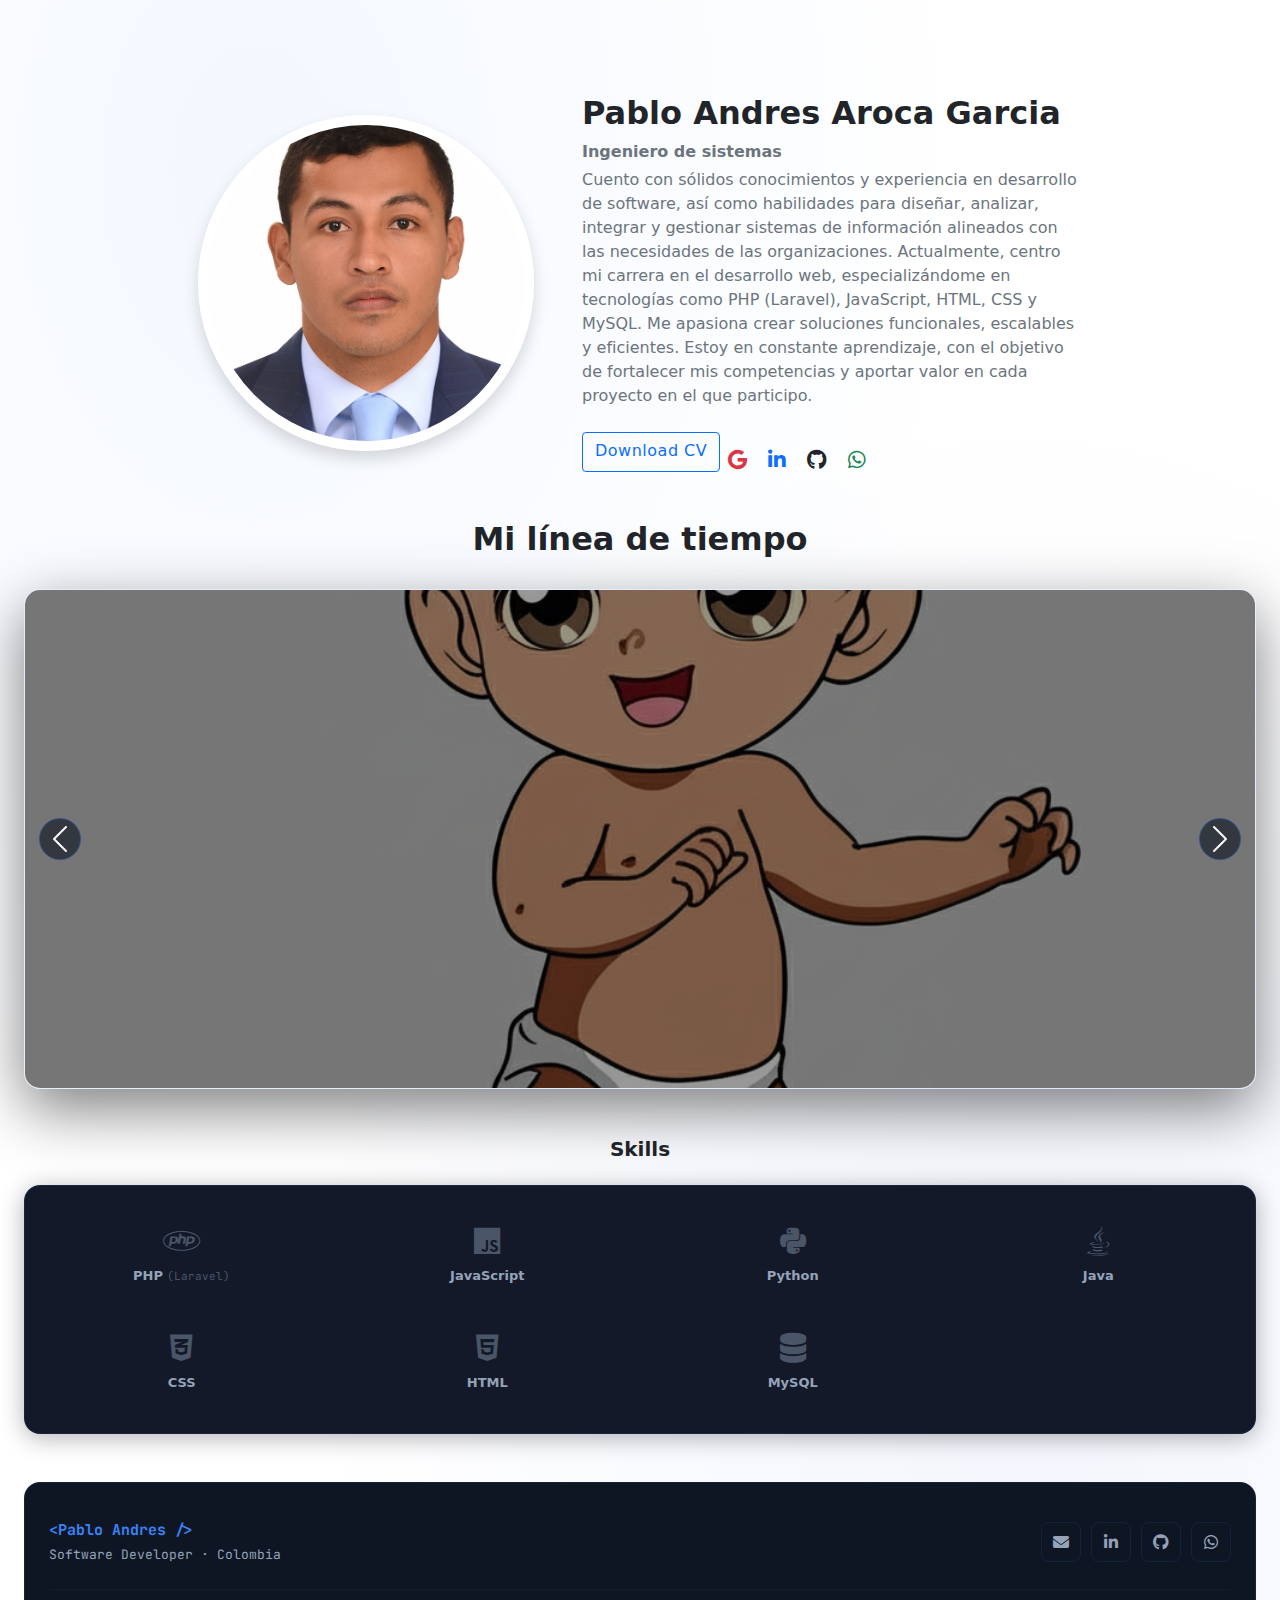
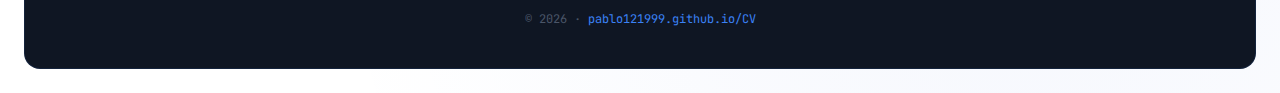
<file: index.html>
<!DOCTYPE html>
<html lang="es">

<head>
    <meta charset="UTF-8">
    <meta name="viewport" content="width=device-width, initial-scale=1.0">
    <title>Cv</title>
    <link rel="icon" type="image/x-icon" href="img/cv.png">
</head>

<body>
    <div class="profile-card shadow-lg bg-white p-4">

        <div id="header"></div>
        <script>
            document.addEventListener('DOMContentLoaded', function () {
                fetch('layouts/header.html')
                    .then(response => {
                        if (!response.ok) {
                            throw new Error('No se pudo cargar layouts/header.html');
                        }
                        return response.text();
                    })
                    .then(data => {
                        document.getElementById('header').innerHTML = data;
                    })
                    .catch(error => {
                        console.error('Error al cargar layouts/header.html:', error);
                    });
            });
        </script>

        <link rel="stylesheet" href="css/index.css">

        <!-- Contenido del perfil -->
        <div class="d-flex flex-wrap align-items-center justify-content-center text-center text-md-start"
            style="margin-top: 70px;">
            <div class="me-md-5 mb-4 mb-md-0">
                <img src="img/FotoPerfil.jpg" alt="Pablo" class="profile-img rounded-circle shadow"
                    style="width: 336px; height: 336px; object-fit: cover; border: 10px solid white;" />
            </div>
            <div style="max-width: 500px">
                <h2 class="fw-bold mb-2">Pablo Andres Aroca Garcia</h2>
                <p class="text-muted mb-1"><strong>Ingeniero de sistemas</strong></p>
                <p class="text-muted">
                    Cuento con sólidos conocimientos y experiencia en desarrollo de software, así como habilidades
                    para
                    diseñar, analizar, integrar y gestionar sistemas de información alineados con las necesidades de
                    las
                    organizaciones.
                    Actualmente, centro mi carrera en el desarrollo web, especializándome en tecnologías como PHP
                    (Laravel), JavaScript, HTML, CSS y MySQL. Me apasiona crear soluciones funcionales, escalables y
                    eficientes. Estoy en constante aprendizaje, con el objetivo de fortalecer mis competencias y
                    aportar
                    valor en cada proyecto en el que participo.
                </p>
                <div class="d-flex flex-wrap gap-2 justify-content-center justify-content-md-start mt-4">
                    <a href="doc/cv 2025.pdf" download class="btn btn-outline-primary">Download
                        CV</a>

                    <div class="mt-3">
                        <a href="mailto:pabloaroca78@gmail.com" class="me-3 text-danger text-decoration-none"
                            title="Enviar correo a Pablo Andrés" aria-label="Correo">
                            <i class="fab fa-google fa-lg"></i>
                        </a>
                        <a href="https://www.linkedin.com/in/pabloaroca/" class="me-3 text-primary text-decoration-none"
                            title="Perfil de LinkedIn" target="_blank" rel="noopener noreferrer" aria-label="LinkedIn">
                            <i class="fab fa-linkedin-in fa-lg"></i>
                        </a>
                        <a href="https://github.com/pablo121999" class="me-3 text-dark text-decoration-none"
                            title="Perfil de GitHub" target="_blank" rel="noopener noreferrer" aria-label="GitHub">
                            <i class="fab fa-github fa-lg"></i>
                        </a>
                        <a href="https://wa.me/573227893926" class="text-success text-decoration-none"
                            title="Chatear por WhatsApp" target="_blank" rel="noopener noreferrer"
                            aria-label="WhatsApp">
                            <i class="fab fa-whatsapp fa-lg"></i>
                        </a>
                    </div>

                </div>
            </div>
        </div>


        <h2 class="text-center  mt-5" style="margin-bottom: 30px;"><strong>Mi línea de tiempo</strong></h2>

        <div class="col-md-12">
            <div id="carouselExampleControlsNoTouching" class="carousel slide carousel-custom rounded-carousel"
                data-bs-touch="false" data-bs-interval="false">

                <div class="carousel-inner">

                    <div class="carousel-item active">
                        <img src="img/nacimiento.png" class="d-block w-100 carousel-img" alt="">
                    </div>

                    <div class="carousel-item">
                        <img src="img/bachiller.png" class="d-block w-100 carousel-img" alt="">
                    </div>

                </div>

                <button class="carousel-control-prev" type="button" data-bs-target="#carouselExampleControlsNoTouching"
                    data-bs-slide="prev">
                    <span class="carousel-control-prev-icon"></span>
                </button>

                <button class="carousel-control-next" type="button" data-bs-target="#carouselExampleControlsNoTouching"
                    data-bs-slide="next">
                    <span class="carousel-control-next-icon"></span>
                </button>

            </div>
        </div>


        <div class="col-md-12 mt-5 mb-5">
            <h5 class="text-center fw-bold mb-4">Skills</h5>

            <div class="card skills-card">
                <div class="card-body">
                    <div class="row text-center">

                        <div class="col-6 col-md-3 skill-item">
                            <i class="fa-brands fa-php"></i>
                            <span>PHP <small>(Laravel)</small></span>
                        </div>

                        <div class="col-6 col-md-3 skill-item">
                            <i class="fa-brands fa-js"></i>
                            <span>JavaScript</span>
                        </div>

                        <div class="col-6 col-md-3 skill-item">
                            <i class="fa-brands fa-python"></i>
                            <span>Python</span>
                        </div>

                        <div class="col-6 col-md-3 skill-item">
                            <i class="fa-brands fa-java"></i>
                            <span>Java</span>
                        </div>

                        <div class="col-6 col-md-3 skill-item">
                            <i class="fab fa-css3-alt"></i>
                            <span>CSS</span>
                        </div>

                        <div class="col-6 col-md-3 skill-item">
                            <i class="fab fa-html5"></i>
                            <span>HTML</span>
                        </div>

                        <div class="col-6 col-md-3 skill-item">
                            <i class="fa-solid fa-database"></i>
                            <span>MySQL</span>
                        </div>

                    </div>
                </div>
            </div>
        </div>

        <div id="footer"></div>

    </div>

    <script>
        document.addEventListener('DOMContentLoaded', function () {
            fetch('layouts/footer.html')
                .then(response => {
                    if (!response.ok) {
                        throw new Error('No se pudo cargar layouts/footer.html');
                    }
                    return response.text();
                })
                .then(html => {
                    document.getElementById('footer').innerHTML = html;

                    // 👇 IMPORTANTE: ejecutar después de cargar el footer
                    document.getElementById('year').textContent =
                        new Date().getFullYear();
                })
                .catch(error => {
                    console.error('Error al cargar layouts/footer.html:', error);
                });
        });
    </script>

    <script src="js/bootstrap.bundle.min.js"></script>
</body>

</html>
</file>
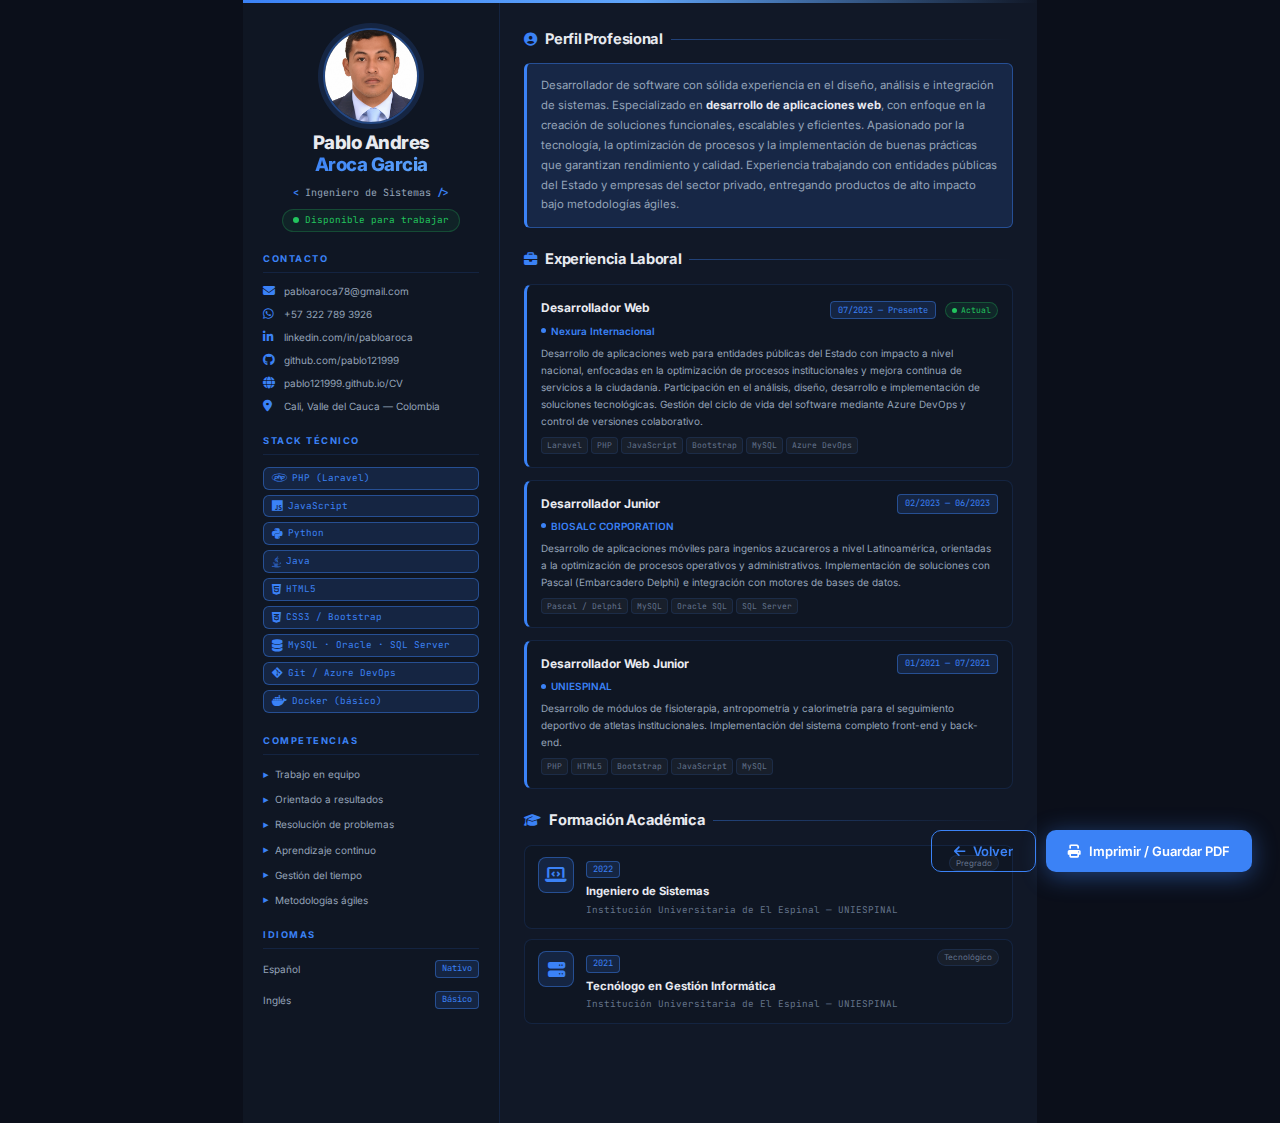
<file: cv-print.html>
<!DOCTYPE html>
<html lang="es">

<head>
    <meta charset="UTF-8">
    <meta name="viewport" content="width=device-width, initial-scale=1.0">
    <title>CV — Pablo Andres Aroca Garcia | Software Developer</title>
    <meta name="description"
        content="Hoja de vida profesional de Pablo Andres Aroca Garcia, Ingeniero de Sistemas y Desarrollador Full Stack.">
    <link rel="icon" type="image/x-icon" href="img/cv.png">
    <link
        href="https://fonts.googleapis.com/css2?family=Inter:wght@300;400;500;600;700;800&family=JetBrains+Mono:wght@400;500&display=swap"
        rel="stylesheet">
    <!-- Font Awesome for icons -->
    <link rel="stylesheet" href="https://cdnjs.cloudflare.com/ajax/libs/font-awesome/6.5.0/css/all.min.css">

    <style>
        /* ============================================
           DESIGN TOKENS — matching portfolio palette
        ============================================ */
        :root {
            --bg: #0b0f1a;
            --bg-card: #111827;
            --sidebar-bg: #0f1623;
            --accent: #3b82f6;
            --accent-dim: #1d4ed8;
            --accent-glow: rgba(59, 130, 246, .15);
            --accent-line: rgba(59, 130, 246, .45);
            --text-1: #e8eaf0;
            --text-2: #94a3b8;
            --text-3: #64748b;
            --border: rgba(59, 130, 246, .14);
            --green: #22c55e;
        }

        /* ============================================
           BASE RESET
        ============================================ */
        *,
        *::before,
        *::after {
            box-sizing: border-box;
            margin: 0;
            padding: 0;
        }

        html {
            font-size: 10pt;
        }

        body {
            font-family: 'Inter', 'Segoe UI', system-ui, sans-serif;
            background: var(--bg);
            color: var(--text-1);
            line-height: 1.6;
        }

        /* ============================================
           PAGE LAYOUT  (A4 — 210 × 297 mm)
        ============================================ */
        .page {
            width: 210mm;
            min-height: 297mm;
            margin: 0 auto;
            display: grid;
            grid-template-columns: 68mm 1fr;
            background: var(--bg-card);
            position: relative;
            overflow: hidden;
        }

        /* Subtle top accent bar */
        .page::before {
            content: '';
            position: absolute;
            top: 0;
            left: 0;
            right: 0;
            height: 3px;
            background: linear-gradient(90deg, var(--accent), #60a5fa, transparent);
            z-index: 10;
        }

        /* ============================================
           SIDEBAR
        ============================================ */
        .sidebar {
            background: var(--sidebar-bg);
            padding: 28px 20px 24px 20px;
            display: flex;
            flex-direction: column;
            gap: 20px;
            border-right: 1px solid var(--border);
        }

        /* PHOTO */
        .sidebar-photo-wrap {
            display: flex;
            flex-direction: column;
            align-items: center;
            gap: 8px;
        }

        .sidebar-photo {
            width: 96px;
            height: 96px;
            border-radius: 50%;
            object-fit: cover;
            border: 2px solid var(--accent-line);
            box-shadow: 0 0 0 5px var(--accent-glow);
        }

        .sidebar-name {
            font-size: 14pt;
            font-weight: 800;
            color: var(--text-1);
            text-align: center;
            line-height: 1.2;
            letter-spacing: -0.5px;
        }

        .sidebar-name span {
            display: block;
            background: linear-gradient(135deg, var(--accent), #60a5fa);
            -webkit-background-clip: text;
            -webkit-text-fill-color: transparent;
            background-clip: text;
        }

        .sidebar-role {
            font-family: 'JetBrains Mono', monospace;
            font-size: 7.5pt;
            color: var(--text-2);
            text-align: center;
        }

        .sidebar-role b {
            color: var(--accent);
        }

        /* AVAILABILITY BADGE */
        .avail-badge {
            display: flex;
            align-items: center;
            justify-content: center;
            gap: 6px;
            font-family: 'JetBrains Mono', monospace;
            font-size: 7pt;
            color: var(--green);
            background: rgba(34, 197, 94, .08);
            border: 1px solid rgba(34, 197, 94, .25);
            border-radius: 20px;
            padding: 3px 10px;
        }

        .avail-dot {
            width: 6px;
            height: 6px;
            border-radius: 50%;
            background: var(--green);
        }

        /* SIDEBAR SECTION */
        .sb-section {
            display: flex;
            flex-direction: column;
            gap: 8px;
        }

        .sb-section-title {
            font-size: 7pt;
            font-weight: 700;
            letter-spacing: 1.5px;
            text-transform: uppercase;
            color: var(--accent);
            border-bottom: 1px solid var(--border);
            padding-bottom: 5px;
            margin-bottom: 3px;
        }

        /* CONTACT ITEMS */
        .contact-item {
            display: flex;
            align-items: flex-start;
            gap: 7px;
            font-size: 7.5pt;
            color: var(--text-2);
            line-height: 1.5;
        }

        .contact-item i {
            color: var(--accent);
            font-size: 9pt;
            width: 14px;
            flex-shrink: 0;
            margin-top: 1px;
        }

        .contact-item a {
            color: var(--text-2);
            text-decoration: none;
        }

        /* SKILLS TECH */
        .skill-pill {
            display: inline-flex;
            align-items: center;
            gap: 5px;
            font-family: 'JetBrains Mono', monospace;
            font-size: 7pt;
            color: var(--accent);
            background: var(--accent-glow);
            border: 1px solid var(--accent-line);
            border-radius: 6px;
            padding: 3px 8px;
            margin: 1px 0;
        }

        .skill-pill i {
            font-size: 9pt;
        }

        .skills-grid {
            display: flex;
            flex-direction: column;
            gap: 3px;
        }

        /* SOFT SKILLS */
        .soft-item {
            display: flex;
            align-items: center;
            gap: 6px;
            font-size: 7.5pt;
            color: var(--text-2);
        }

        .soft-item::before {
            content: '▸';
            color: var(--accent);
            font-size: 8pt;
            flex-shrink: 0;
        }

        /* LANGUAGES */
        .lang-item {
            display: flex;
            align-items: center;
            justify-content: space-between;
            font-size: 7.5pt;
            color: var(--text-2);
        }

        .lang-level {
            font-family: 'JetBrains Mono', monospace;
            font-size: 6.5pt;
            color: var(--accent);
            background: var(--accent-glow);
            border: 1px solid var(--accent-line);
            border-radius: 4px;
            padding: 1px 6px;
        }

        /* ============================================
           MAIN CONTENT
        ============================================ */
        .main {
            padding: 28px 24px 24px 24px;
            display: flex;
            flex-direction: column;
            gap: 20px;
        }

        /* SECTION HEADER */
        .section-header {
            display: flex;
            align-items: center;
            gap: 8px;
            margin-bottom: 12px;
        }

        .section-header h2 {
            font-size: 11pt;
            font-weight: 700;
            color: var(--text-1);
            letter-spacing: -0.3px;
        }

        .section-header .accent-bar {
            flex: 1;
            height: 1px;
            background: linear-gradient(90deg, var(--accent), transparent);
            opacity: 0.4;
        }

        .section-header i {
            color: var(--accent);
            font-size: 10pt;
        }

        /* PERFIL PROFESIONAL */
        .profile-text {
            font-size: 8.5pt;
            color: var(--text-2);
            line-height: 1.75;
            background: var(--accent-glow);
            border: 1px solid var(--accent-line);
            border-left: 3px solid var(--accent);
            border-radius: 6px;
            padding: 12px 14px;
        }

        /* EXPERIENCE CARDS */
        .exp-list {
            display: flex;
            flex-direction: column;
            gap: 12px;
        }

        .exp-card {
            background: var(--sidebar-bg);
            border: 1px solid var(--border);
            border-left: 3px solid var(--accent);
            border-radius: 8px;
            padding: 13px 14px;
        }

        .exp-header {
            display: flex;
            align-items: flex-start;
            justify-content: space-between;
            margin-bottom: 4px;
        }

        .exp-title {
            font-size: 9pt;
            font-weight: 700;
            color: var(--text-1);
        }

        .exp-badge {
            font-family: 'JetBrains Mono', monospace;
            font-size: 6.5pt;
            color: var(--accent);
            background: var(--accent-glow);
            border: 1px solid var(--accent-line);
            border-radius: 4px;
            padding: 2px 7px;
            white-space: nowrap;
        }

        .exp-current-tag {
            display: inline-flex;
            align-items: center;
            gap: 4px;
            font-family: 'JetBrains Mono', monospace;
            font-size: 6pt;
            color: var(--green);
            background: rgba(34, 197, 94, .1);
            border: 1px solid rgba(34, 197, 94, .3);
            border-radius: 10px;
            padding: 1px 6px;
            margin-left: 5px;
        }

        .exp-current-dot {
            width: 5px;
            height: 5px;
            border-radius: 50%;
            background: var(--green);
        }

        .exp-company {
            font-size: 7.5pt;
            font-weight: 600;
            color: var(--accent);
            margin-bottom: 6px;
            display: flex;
            align-items: center;
            gap: 5px;
        }

        .exp-company::before {
            content: '';
            width: 5px;
            height: 5px;
            border-radius: 50%;
            background: var(--accent);
        }

        .exp-desc {
            font-size: 7.5pt;
            color: var(--text-2);
            line-height: 1.7;
        }

        .exp-tags {
            display: flex;
            flex-wrap: wrap;
            gap: 3px;
            margin-top: 7px;
        }

        .tag {
            font-family: 'JetBrains Mono', monospace;
            font-size: 6pt;
            color: var(--text-3);
            background: rgba(255, 255, 255, .04);
            border: 1px solid var(--border);
            border-radius: 4px;
            padding: 1px 5px;
        }

        /* EDUCATION */
        .edu-list {
            display: flex;
            flex-direction: column;
            gap: 10px;
        }

        .edu-card {
            display: flex;
            align-items: flex-start;
            gap: 12px;
            background: var(--sidebar-bg);
            border: 1px solid var(--border);
            border-radius: 8px;
            padding: 11px 13px;
        }

        .edu-icon {
            width: 36px;
            height: 36px;
            border-radius: 8px;
            background: var(--accent-glow);
            border: 1px solid var(--accent-line);
            display: flex;
            align-items: center;
            justify-content: center;
            color: var(--accent);
            font-size: 13pt;
            flex-shrink: 0;
        }

        .edu-body {
            flex: 1;
        }

        .edu-year {
            font-family: 'JetBrains Mono', monospace;
            font-size: 6.5pt;
            color: var(--accent);
            background: var(--accent-glow);
            border: 1px solid var(--accent-line);
            border-radius: 4px;
            padding: 1px 6px;
            display: inline-block;
            margin-bottom: 4px;
        }

        .edu-title {
            font-size: 8.5pt;
            font-weight: 700;
            color: var(--text-1);
            margin-bottom: 2px;
        }

        .edu-institution {
            font-family: 'JetBrains Mono', monospace;
            font-size: 7pt;
            color: var(--text-3);
        }

        .edu-level {
            font-size: 6pt;
            color: var(--text-3);
            background: rgba(255, 255, 255, .04);
            border: 1px solid var(--border);
            border-radius: 10px;
            padding: 1px 6px;
            float: right;
            margin-top: -2px;
        }

        /* PROJECTS */
        .proj-list {
            display: flex;
            flex-direction: column;
            gap: 9px;
        }

        .proj-card {
            background: var(--sidebar-bg);
            border: 1px solid var(--border);
            border-radius: 8px;
            padding: 11px 13px;
            display: flex;
            align-items: flex-start;
            gap: 10px;
        }

        .proj-icon {
            width: 34px;
            height: 34px;
            border-radius: 7px;
            background: var(--accent-glow);
            border: 1px solid var(--accent-line);
            display: flex;
            align-items: center;
            justify-content: center;
            color: var(--accent);
            font-size: 12pt;
            flex-shrink: 0;
        }

        .proj-label {
            font-family: 'JetBrains Mono', monospace;
            font-size: 6pt;
            color: var(--accent);
            background: var(--accent-glow);
            border: 1px solid var(--accent-line);
            border-radius: 4px;
            padding: 1px 5px;
            margin-bottom: 4px;
            display: inline-block;
        }

        .proj-title {
            font-size: 8.5pt;
            font-weight: 700;
            color: var(--text-1);
            margin-bottom: 2px;
        }

        .proj-desc {
            font-size: 7.5pt;
            color: var(--text-2);
            line-height: 1.6;
        }

        /* ============================================
           PRINT STYLES
        ============================================ */
        @media print {
            @page {
                size: A4;
                margin: 0;
            }

            html,
            body {
                width: 210mm;
                height: 297mm;
                margin: 0;
                padding: 0;
                background: #111827 !important;
                -webkit-print-color-adjust: exact;
                print-color-adjust: exact;
                color-adjust: exact;
            }

            .page {
                width: 210mm;
                min-height: 297mm;
                margin: 0;
                box-shadow: none;
            }

            /* Ensure backgrounds print */
            .sidebar {
                background: #0f1623 !important;
            }

            .exp-card,
            .edu-card,
            .proj-card {
                background: #0f1623 !important;
            }

            .skill-pill,
            .exp-badge,
            .edu-year,
            .proj-label,
            .avail-badge {
                -webkit-print-color-adjust: exact !important;
            }
        }
    </style>
</head>

<body>
    <div class="page">

        <!-- ============================================
         SIDEBAR
    ============================================ -->
        <aside class="sidebar">

            <!-- Photo + Name + Role -->
            <div class="sidebar-photo-wrap">
                <img src="img/FotoPerfil.jpg" alt="Pablo Andres Aroca Garcia" class="sidebar-photo">
                <p class="sidebar-name">Pablo Andres<br><span>Aroca Garcia</span></p>
                <p class="sidebar-role"><b>&lt;</b> Ingeniero de Sistemas <b>/&gt;</b></p>
                <div class="avail-badge">
                    <span class="avail-dot"></span>
                    Disponible para trabajar
                </div>
            </div>

            <!-- Datos de Contacto -->
            <div class="sb-section">
                <p class="sb-section-title">Contacto</p>
                <div class="contact-item">
                    <i class="fa fa-envelope"></i>
                    <a href="mailto:pabloaroca78@gmail.com">pabloaroca78@gmail.com</a>
                </div>
                <div class="contact-item">
                    <i class="fab fa-whatsapp"></i>
                    <span>+57 322 789 3926</span>
                </div>
                <div class="contact-item">
                    <i class="fab fa-linkedin-in"></i>
                    <a href="https://linkedin.com/in/pabloaroca">linkedin.com/in/pabloaroca</a>
                </div>
                <div class="contact-item">
                    <i class="fab fa-github"></i>
                    <a href="https://github.com/pablo121999">github.com/pablo121999</a>
                </div>
                <div class="contact-item">
                    <i class="fa fa-globe"></i>
                    <a href="https://pablo121999.github.io/CV/">pablo121999.github.io/CV</a>
                </div>
                <div class="contact-item">
                    <i class="fa fa-map-marker-alt"></i>
                    <span>Cali, Valle del Cauca — Colombia</span>
                </div>
            </div>

            <!-- Habilidades Técnicas -->
            <div class="sb-section">
                <p class="sb-section-title">Stack Técnico</p>
                <div class="skills-grid">
                    <div class="skill-pill"><i class="fab fa-php"></i> PHP (Laravel)</div>
                    <div class="skill-pill"><i class="fab fa-js"></i> JavaScript</div>
                    <div class="skill-pill"><i class="fab fa-python"></i> Python</div>
                    <div class="skill-pill"><i class="fab fa-java"></i> Java</div>
                    <div class="skill-pill"><i class="fab fa-html5"></i> HTML5</div>
                    <div class="skill-pill"><i class="fab fa-css3-alt"></i> CSS3 / Bootstrap</div>
                    <div class="skill-pill"><i class="fa fa-database"></i> MySQL · Oracle · SQL Server</div>
                    <div class="skill-pill"><i class="fab fa-git-alt"></i> Git / Azure DevOps</div>
                    <div class="skill-pill"><i class="fab fa-docker"></i> Docker (básico)</div>
                </div>
            </div>

            <!-- Competencias Blandas -->
            <div class="sb-section">
                <p class="sb-section-title">Competencias</p>
                <div class="soft-item">Trabajo en equipo</div>
                <div class="soft-item">Orientado a resultados</div>
                <div class="soft-item">Resolución de problemas</div>
                <div class="soft-item">Aprendizaje continuo</div>
                <div class="soft-item">Gestión del tiempo</div>
                <div class="soft-item">Metodologías ágiles</div>
            </div>

            <!-- Idiomas -->
            <div class="sb-section">
                <p class="sb-section-title">Idiomas</p>
                <div class="lang-item">
                    <span>Español</span><span class="lang-level">Nativo</span>
                </div>
                <div class="lang-item" style="margin-top:5px;">
                    <span>Inglés</span><span class="lang-level">Básico</span>
                </div>
            </div>

        </aside>

        <!-- ============================================
         MAIN CONTENT
    ============================================ -->
        <main class="main">

            <!-- PERFIL PROFESIONAL -->
            <section>
                <div class="section-header">
                    <i class="fa fa-user-circle"></i>
                    <h2>Perfil Profesional</h2>
                    <div class="accent-bar"></div>
                </div>
                <p class="profile-text">
                    Desarrollador de software con sólida experiencia en el diseño, análisis e integración de sistemas.
                    Especializado en <strong style="color:var(--text-1);">desarrollo de aplicaciones web</strong>,
                    con enfoque en la creación de soluciones funcionales, escalables y eficientes.
                    Apasionado por la tecnología, la optimización de procesos y la implementación de buenas prácticas
                    que garantizan rendimiento y calidad. Experiencia trabajando con entidades públicas del Estado
                    y empresas del sector privado, entregando productos de alto impacto bajo metodologías ágiles.
                </p>
            </section>

            <!-- EXPERIENCIA LABORAL -->
            <section>
                <div class="section-header">
                    <i class="fa fa-briefcase"></i>
                    <h2>Experiencia Laboral</h2>
                    <div class="accent-bar"></div>
                </div>
                <div class="exp-list">

                    <!-- Nexura -->
                    <div class="exp-card">
                        <div class="exp-header">
                            <p class="exp-title">Desarrollador Web</p>
                            <div>
                                <span class="exp-badge">07/2023 — Presente</span>
                                <span class="exp-current-tag">
                                    <span class="exp-current-dot"></span>Actual
                                </span>
                            </div>
                        </div>
                        <p class="exp-company">Nexura Internacional</p>
                        <p class="exp-desc">
                            Desarrollo de aplicaciones web para entidades públicas del Estado con impacto a nivel
                            nacional,
                            enfocadas en la optimización de procesos institucionales y mejora continua de servicios a la
                            ciudadanía.
                            Participación en el análisis, diseño, desarrollo e implementación de soluciones
                            tecnológicas.
                            Gestión del ciclo de vida del software mediante Azure DevOps y control de versiones
                            colaborativo.
                        </p>
                        <div class="exp-tags">
                            <span class="tag">Laravel</span>
                            <span class="tag">PHP</span>
                            <span class="tag">JavaScript</span>
                            <span class="tag">Bootstrap</span>
                            <span class="tag">MySQL</span>
                            <span class="tag">Azure DevOps</span>
                        </div>
                    </div>

                    <!-- BIOSALC -->
                    <div class="exp-card">
                        <div class="exp-header">
                            <p class="exp-title">Desarrollador Junior</p>
                            <span class="exp-badge">02/2023 — 06/2023</span>
                        </div>
                        <p class="exp-company">BIOSALC CORPORATION</p>
                        <p class="exp-desc">
                            Desarrollo de aplicaciones móviles para ingenios azucareros a nivel Latinoamérica,
                            orientadas a la optimización de procesos operativos y administrativos.
                            Implementación de soluciones con Pascal (Embarcadero Delphi) e integración con motores de
                            bases de datos.
                        </p>
                        <div class="exp-tags">
                            <span class="tag">Pascal / Delphi</span>
                            <span class="tag">MySQL</span>
                            <span class="tag">Oracle SQL</span>
                            <span class="tag">SQL Server</span>
                        </div>
                    </div>

                    <!-- UNIESPINAL -->
                    <div class="exp-card">
                        <div class="exp-header">
                            <p class="exp-title">Desarrollador Web Junior</p>
                            <span class="exp-badge">01/2021 — 07/2021</span>
                        </div>
                        <p class="exp-company">UNIESPINAL</p>
                        <p class="exp-desc">
                            Desarrollo de módulos de fisioterapia, antropometría y calorimetría para el seguimiento
                            deportivo de atletas institucionales. Implementación del sistema completo front-end y
                            back-end.
                        </p>
                        <div class="exp-tags">
                            <span class="tag">PHP</span>
                            <span class="tag">HTML5</span>
                            <span class="tag">Bootstrap</span>
                            <span class="tag">JavaScript</span>
                            <span class="tag">MySQL</span>
                        </div>
                    </div>

                </div>
            </section>

            <!-- FORMACIÓN ACADÉMICA -->
            <section>
                <div class="section-header">
                    <i class="fa fa-graduation-cap"></i>
                    <h2>Formación Académica</h2>
                    <div class="accent-bar"></div>
                </div>
                <div class="edu-list">

                    <div class="edu-card">
                        <div class="edu-icon"><i class="fa fa-laptop-code"></i></div>
                        <div class="edu-body">
                            <span class="edu-level">Pregrado</span>
                            <span class="edu-year">2022</span>
                            <p class="edu-title">Ingeniero de Sistemas</p>
                            <p class="edu-institution">Institución Universitaria de El Espinal — UNIESPINAL</p>
                        </div>
                    </div>

                    <div class="edu-card">
                        <div class="edu-icon"><i class="fa fa-server"></i></div>
                        <div class="edu-body">
                            <span class="edu-level">Tecnológico</span>
                            <span class="edu-year">2021</span>
                            <p class="edu-title">Tecnólogo en Gestión Informática</p>
                            <p class="edu-institution">Institución Universitaria de El Espinal — UNIESPINAL</p>
                        </div>
                    </div>
                </div>
            </section>
        </main>

    </div>

    <!-- ============================================
     FLOATING PRINT BUTTON (hidden on print)
============================================ -->
    <style>
        .print-btn-wrap {
            position: fixed;
            bottom: 28px;
            right: 28px;
            z-index: 999;
            display: flex;
            gap: 10px;
        }

        .print-btn {
            display: inline-flex;
            align-items: center;
            gap: 8px;
            background: var(--accent);
            color: #fff;
            border: none;
            border-radius: 10px;
            padding: 12px 22px;
            font-family: 'Inter', sans-serif;
            font-size: 13px;
            font-weight: 600;
            cursor: pointer;
            box-shadow: 0 4px 24px rgba(59, 130, 246, .45);
            transition: all .2s ease;
        }

        .print-btn:hover {
            background: var(--accent-dim);
            transform: translateY(-2px);
            box-shadow: 0 8px 28px rgba(59, 130, 246, .55);
        }

        .print-btn.secondary {
            background: transparent;
            border: 1.5px solid var(--accent);
            color: var(--accent);
            box-shadow: none;
        }

        .print-btn.secondary:hover {
            background: var(--accent-glow);
            box-shadow: none;
        }

        @media print {
            .print-btn-wrap {
                display: none !important;
            }

            body {
                background: #111827 !important;
            }
        }
    </style>

    <div class="print-btn-wrap">
        <button class="print-btn secondary" onclick="history.back()">
            <i class="fa fa-arrow-left"></i> Volver
        </button>
        <button class="print-btn" onclick="window.print()">
            <i class="fa fa-print"></i> Imprimir / Guardar PDF
        </button>
    </div>
    <script>
        window.addEventListener('load', () => {
            if (window.location.search.includes('download=1')) {
                setTimeout(() => {
                    window.print();
                }, 500); // Pequeño delay para asegurar carga de fuentes e imágenes
            }
        });
    </script>
</body>

</html>
</file>
<file: css/index.css>
/* =========================================
   index.css — Timeline + Skills (dark theme)
   ========================================= */

/* --- Timeline Carousel --- */
.carousel-custom {
    height: 500px;
    border-radius: var(--card-radius);
    overflow: hidden;
    border: 1px solid var(--border);
    box-shadow: 0 20px 60px rgba(0, 0, 0, 0.5);
}

.carousel-custom .carousel-item {
    height: 500px;
}

.carousel-img {
    height: 100%;
    object-fit: cover;
    filter: brightness(0.6) saturate(0.85);
}

/* Controls */
.carousel-control-prev,
.carousel-control-next {
    position: absolute;
    top: 50% !important;
    transform: translateY(-50%) !important;
    bottom: auto !important;
    width: 42px !important;
    height: 42px !important;
    min-width: 42px;
    background: rgba(15, 22, 35, 0.65) !important;
    border: 1px solid rgba(59, 130, 246, 0.35);
    backdrop-filter: blur(10px);
    -webkit-backdrop-filter: blur(10px);
    border-radius: 50% !important;
    display: flex !important;
    align-items: center !important;
    justify-content: center !important;
    opacity: 1;
    transition: background var(--transition), border-color var(--transition), box-shadow var(--transition);
    z-index: 5;
}

.carousel-control-prev {
    left: 14px;
}

.carousel-control-next {
    right: 14px;
}

.carousel-control-prev:hover,
.carousel-control-next:hover {
    background: var(--accent);
    border-color: var(--accent);
    box-shadow: 0 0 16px rgba(59, 130, 246, 0.5);
}

.carousel-control-prev:focus,
.carousel-control-next:focus {
    outline: none;
    box-shadow: 0 0 0 3px var(--accent-glow);
}

/* Overlay */
.carousel-item {
    position: relative;
}

.timeline-overlay {
    position: absolute;
    bottom: 10%;
    right: 5%;
    max-width: 400px;
    background: rgba(10, 13, 20, 0.75);
    color: var(--text-primary);
    padding: 24px 28px;
    border-radius: 14px;
    z-index: 2;
    backdrop-filter: blur(12px);
    border: 1px solid var(--border-hover);
    box-shadow: 0 8px 32px rgba(0, 0, 0, 0.4);
}

.timeline-year {
    font-size: 40px;
    font-weight: 800;
    display: block;
    margin-bottom: 4px;
    color: var(--accent);
    font-family: 'JetBrains Mono', monospace;
    line-height: 1;
    letter-spacing: -2px;
}

.timeline-title {
    font-size: 17px;
    font-weight: 600;
    margin-bottom: 8px;
    color: var(--text-primary);
}

.timeline-text {
    font-size: 13px;
    line-height: 1.65;
    color: var(--text-secondary);
    margin: 0;
}

/* Mobile */
@media (max-width: 768px) {

    .carousel-custom,
    .carousel-custom .carousel-item {
        height: 380px;
    }

    .timeline-overlay {
        right: 4%;
        bottom: 8%;
        max-width: 88%;
        padding: 18px;
    }

    .timeline-year {
        font-size: 30px;
    }

    .timeline-title {
        font-size: 15px;
    }
}


/* =========================================
   Skills Section
   ========================================= */
.skills-card {
    border-radius: var(--card-radius);
    background: var(--bg-card) !important;
    border: 1px solid var(--border) !important;
    box-shadow: 0 4px 24px rgba(0, 0, 0, 0.3);
}

/* Override Bootstrap's default card white bg on hover items */
.skills-card .card-body {
    background: transparent;
}

.skill-item {
    padding: 24px 12px;
    border-radius: 12px;
    transition: all var(--transition);
    cursor: default;
    position: relative;
}

.skill-item::before {
    content: '';
    position: absolute;
    inset: 4px;
    border-radius: 10px;
    background: transparent;
    border: 1px solid transparent;
    transition: border-color var(--transition);
}

.skill-item:hover::before {
    border-color: var(--border-hover);
}

.skill-item i {
    font-size: 30px;
    margin-bottom: 10px;
    display: block;
    color: var(--text-muted);
    transition: color var(--transition), text-shadow var(--transition);
}

.skill-item span {
    font-weight: 600;
    font-size: 13px;
    color: var(--text-secondary);
    display: block;
    transition: color var(--transition);
}

.skill-item small {
    font-weight: 400;
    font-size: 11px;
    color: var(--text-muted);
    font-family: 'JetBrains Mono', monospace;
}

.skill-item:hover {
    background: var(--bg-card-hover);
    transform: translateY(-4px);
}

.skill-item:hover i {
    color: var(--accent);
    text-shadow: 0 0 20px rgba(59, 130, 246, 0.5);
}

.skill-item:hover span {
    color: var(--text-primary);
}
</file>
